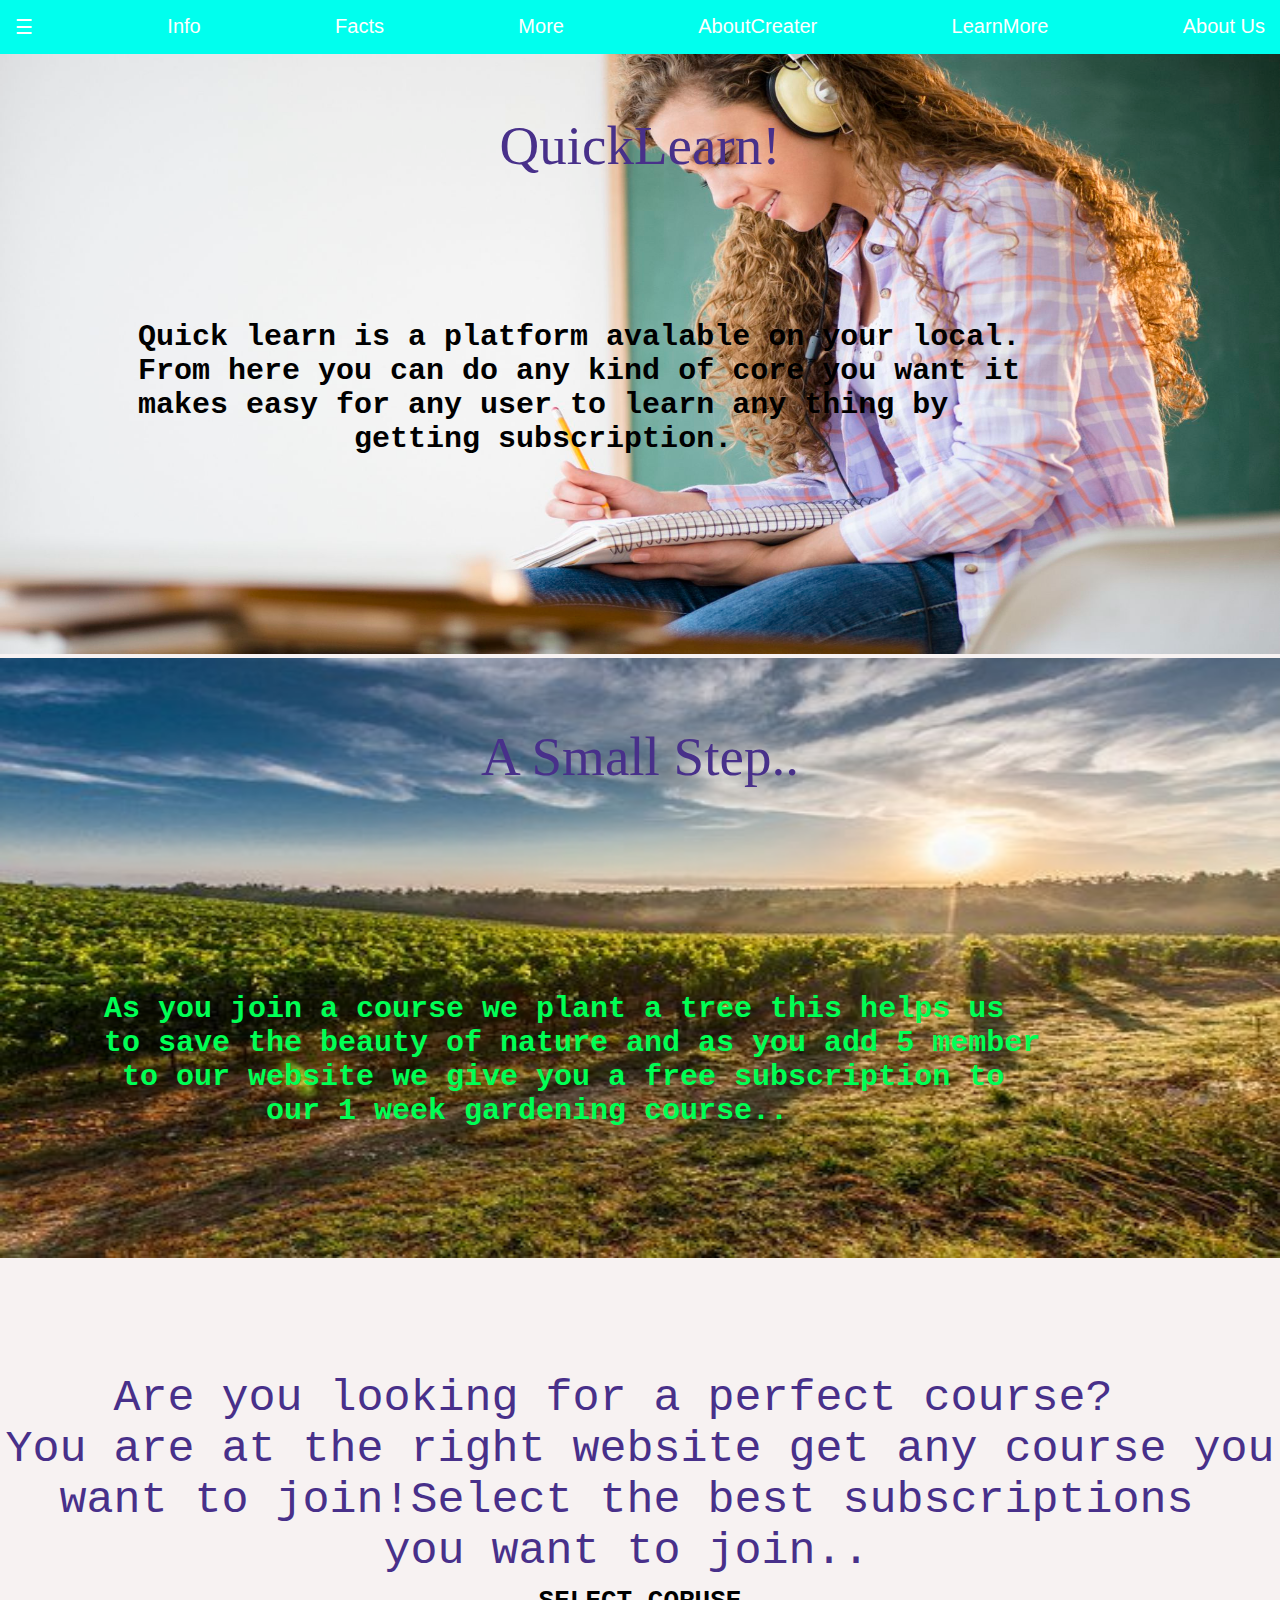
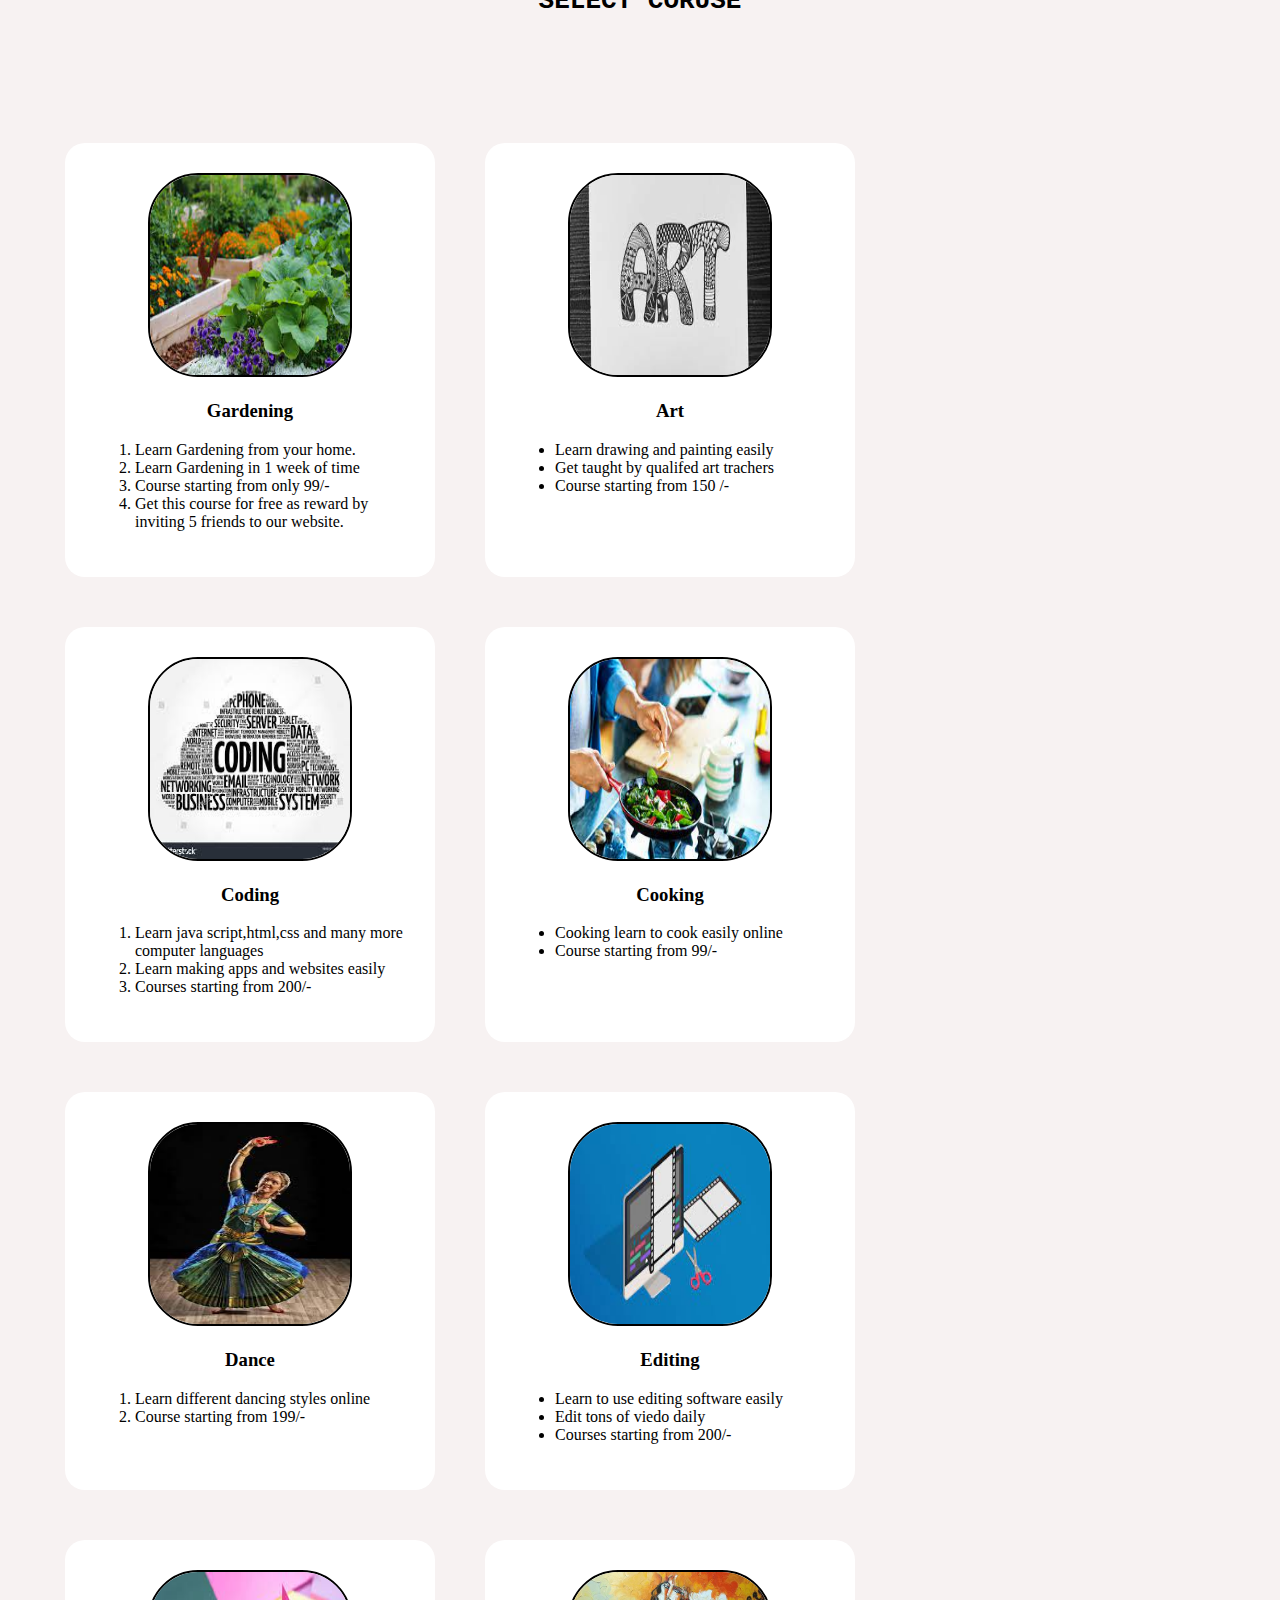
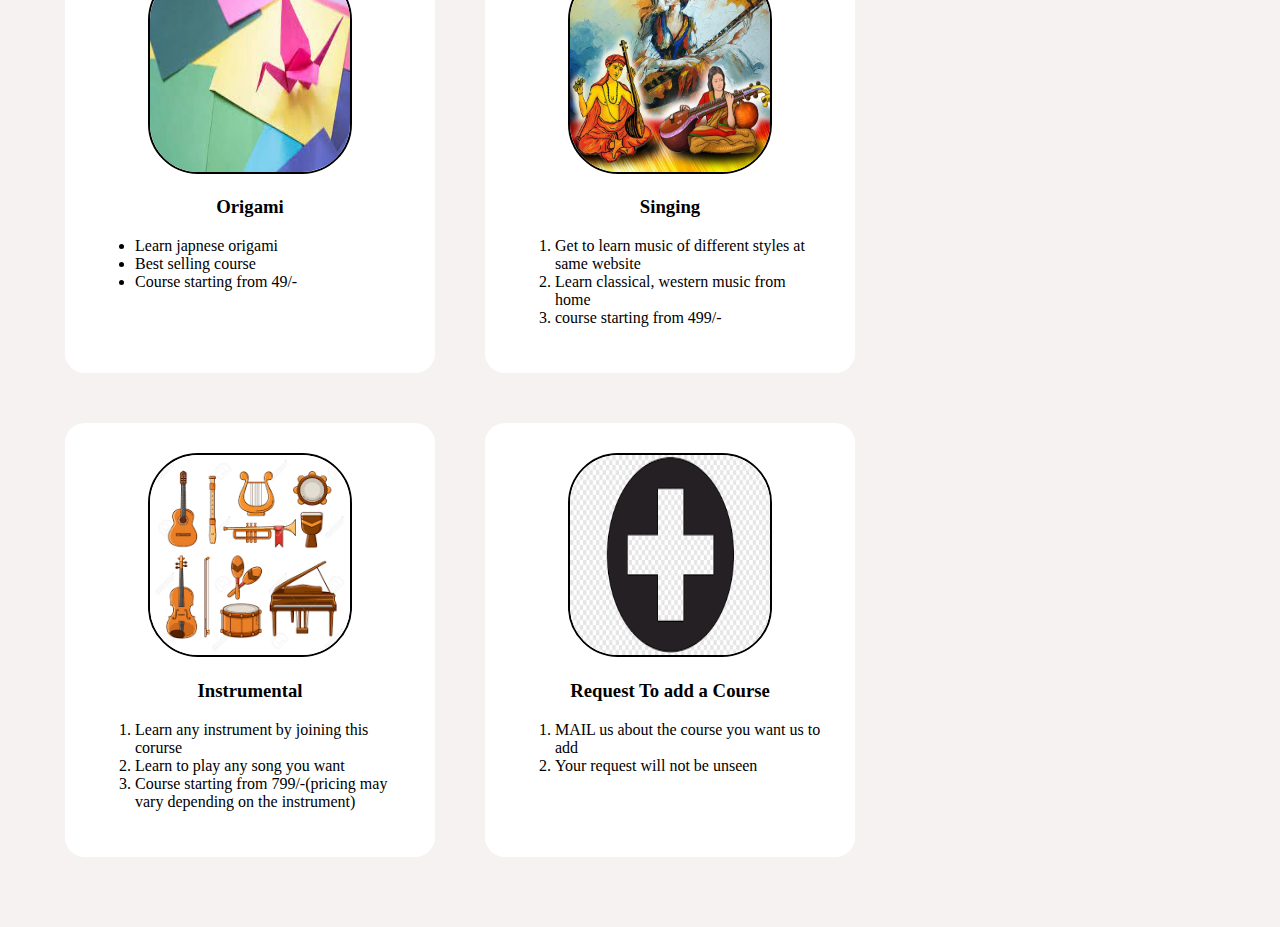
<file: index.html>
<!DOCTYPE html>
<!DOCTYPE html>
<html lang="en">
<head>
    <title>QuickLearn!</title>
    <link rel="stylesheet" type="text/css" href="styles.css">
</head>
<body>
<div class="header">
    <div class="menu">
        <div ><a href ="#">☰</a></div>
    <div><a href = "info.html">Info</a></div>
    <div><a href = "fact.html">Facts</a></div> 
    <div><a href = "more.html">More</a></div>
    <div><a href = "aboutcreater.html">AboutCreater</a></div> 
    <div><a href = "learnmore.html">LearnMore</a></div> 
        <div ><a href ="about.html">About Us</a></div>
       
    </div>
</div>
<div class ="bodyimg">
    <img src="mainop.jpeg" height="600px" width="100%">
    <p>
    QuickLearn!
    </p>
    <h3><br> <pre>





             Quick learn is a platform avalable on your local.
             From here you can do any kind of core you want it
             makes easy for any user to learn any thing by 
                         getting subscription.

</pre>

</h3>
</div>
<div class ="plant">
<img src="vineyard-428041__340.jpeg" height="600px" width="100%">
<p>
A Small Step..
</p>
<h3><br> <pre>
As you join a course we plant a tree this helps us 
to save the beauty of nature and as you add 5 member
 to our website we give you a free subscription to
         our 1 week gardening course..

</pre>
</div>






</h3>


</div>

<div class="contex1">
    <pre>   
     Are you looking for a perfect course?
 You are at the right website get any course you 
   want to join!Select the best subscriptions
               you want to join.. 
    
    </course></coruse> </pre>
    </div>

<div class ="course">
<b><center><pre><h1>
SELECT CORUSE

</h1>
</pre><center></b>
</div>
<div class ="grid">
    <div class ="origami">
        
        <center>
        <a href ="http://origami.me/camel/"><img src="download-1.jpg" width="200px" height="200px"></a>
        <h3> Gardening </h3>
        </center>
        <p>
            <ol>
                <li>Learn Gardening from your home.</li>
                <li>Learn Gardening in 1 week of time</li>
                <li>Course starting from only 99/-</li>
                <li>Get this course for free as reward by inviting 5 friends to our website. </li>
            </ol>
        </p>
        </div>
    <div class="origami">
        <center>
        <a href="http://origami.me/chameleon/"><img src="download-2.jpg" width="200px" height="200px"></a>
        <h3> Art </h3>
        </center>
        <p> 
            <ul>
                <li>Learn drawing and painting easily</li>
                <li>Get taught by qualifed art trachers</li>
                <li>Course starting from 150 /-
                </li>
            </ul>
        </p>
        </div>
    <div class="origami">
        <center>
        <a href="http://origami.me/pigeon/"><img src="download-3.jpg" width="200px" height="200px"></a>
        <h3> Coding </h3>
        </center>
        <p>
        <ol>
            <li>Learn java script,html,css and many more computer languages </li>
            <li>Learn making apps and websites easily</li>
            <li>Courses starting from 200/-</li>
        </ol>
        </p>
        </div>
    <div class="origami">
        <center>
        <a href="http://origami.me/teddy-bear/"><img src="download-4.jpg" width="200px" height="200px"></a>
        <h3> Cooking </h3>
        </center>
        <p>
        <ul>
            <li>Cooking learn to cook easily online </li>
            <li>Course starting from 99/-</li>
            
        </ul>
        </p>
        </div>

    
    <div class="origami">
        <center>
            <a href="http://origami.me/panda/"><img src="download-5.jpg" width="200px" height="200px"></a>
            <h3> Dance </h3>
        </center>
        <p>
        <ol>
            <li>Learn different dancing styles online </li> 
            <li>Course starting from 199/-</li>
        </ol>
        </p>
    </div>
    <div class="origami">
        <center>
            <a href ="http://origami.me/traditional-frog/"><img src="download-6.jpg" width="200px" height="200px"></a>
            <h3> Editing </h3>
        </center>
        <p>
        <ul>
            <li>Learn to use editing software easily</li>
            <li>Edit tons of viedo daily</li>
            <li>Courses starting from 200/-</li>
    
        </ul>
        </p>
    </div>
    <div class="origami">
        <center>
            <a href="Oregami.html"><img src="download.jpg" width="200px" height="200px"></a>
            <h3> Origami </h3>
        </center>
        <p>
        <ul>
            <li>Learn japnese origami </li>
            <li>Best selling course</li>
            <li>Course starting from 49/-</li>
        </ul>
        </p>
    </div>
    <div class="origami">
        <center>
           <a href="http://origami.me/puppy/"><img src="Hindustani-Classical-vocal.jpg" width="200px" height="200px"></a>
            <h3>Singing</h3>
        </center>
        <p>
        <ol>
            <li>Get to learn music of different styles at same website</li>
            <li>Learn classical, western music from home</li>
            <li>course starting from 499/-</li>
        </ol>
        </p>
    </div>
    <div class ="origami">
        <center>
        <a href ="http://origami.me/camel/"><img src="download.png" width="200px" height="200px"></a>
        <h3>Instrumental </h3>
        </center>
        <p>
            <ol>
                <li>Learn any instrument by joining this corurse</li>
                <li>Learn to play any song you want</li>
                <li>Course starting from 799/-(pricing may vary depending on the instrument)</li>
            </ol>
        </p>
        </div>
        <div class ="origami">
            <center>
            <a href ="http://origami.me/camel/"><img src="download copy.png" width="200px" height="200px"></a>
            <h3>Request To add a Course </h3>
            </center>
            <p>
                <ol>
                    <li>MAIL us about the course you want us to add </li>
                    <li>Your request will not be unseen</li>
                    
                </ol>
            </p>
            </div>

</div>
</body>
</html>
</file>
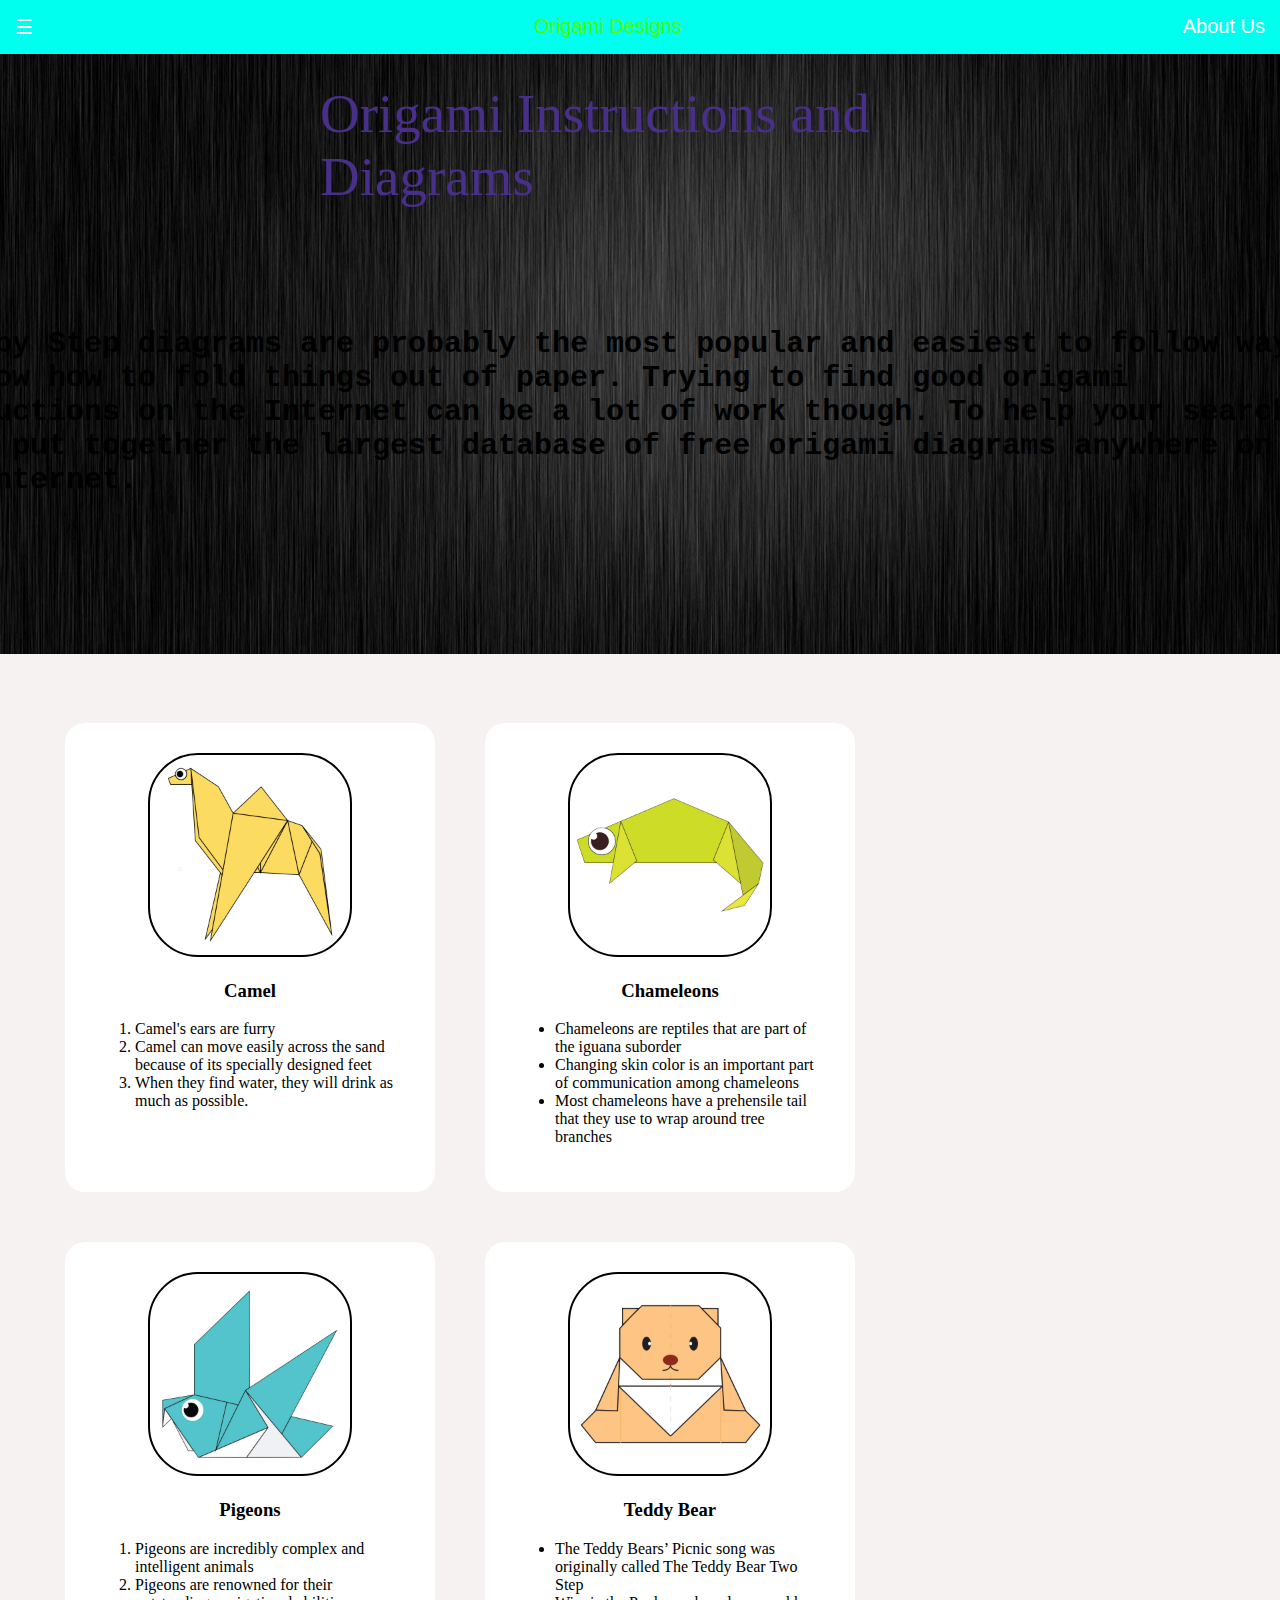
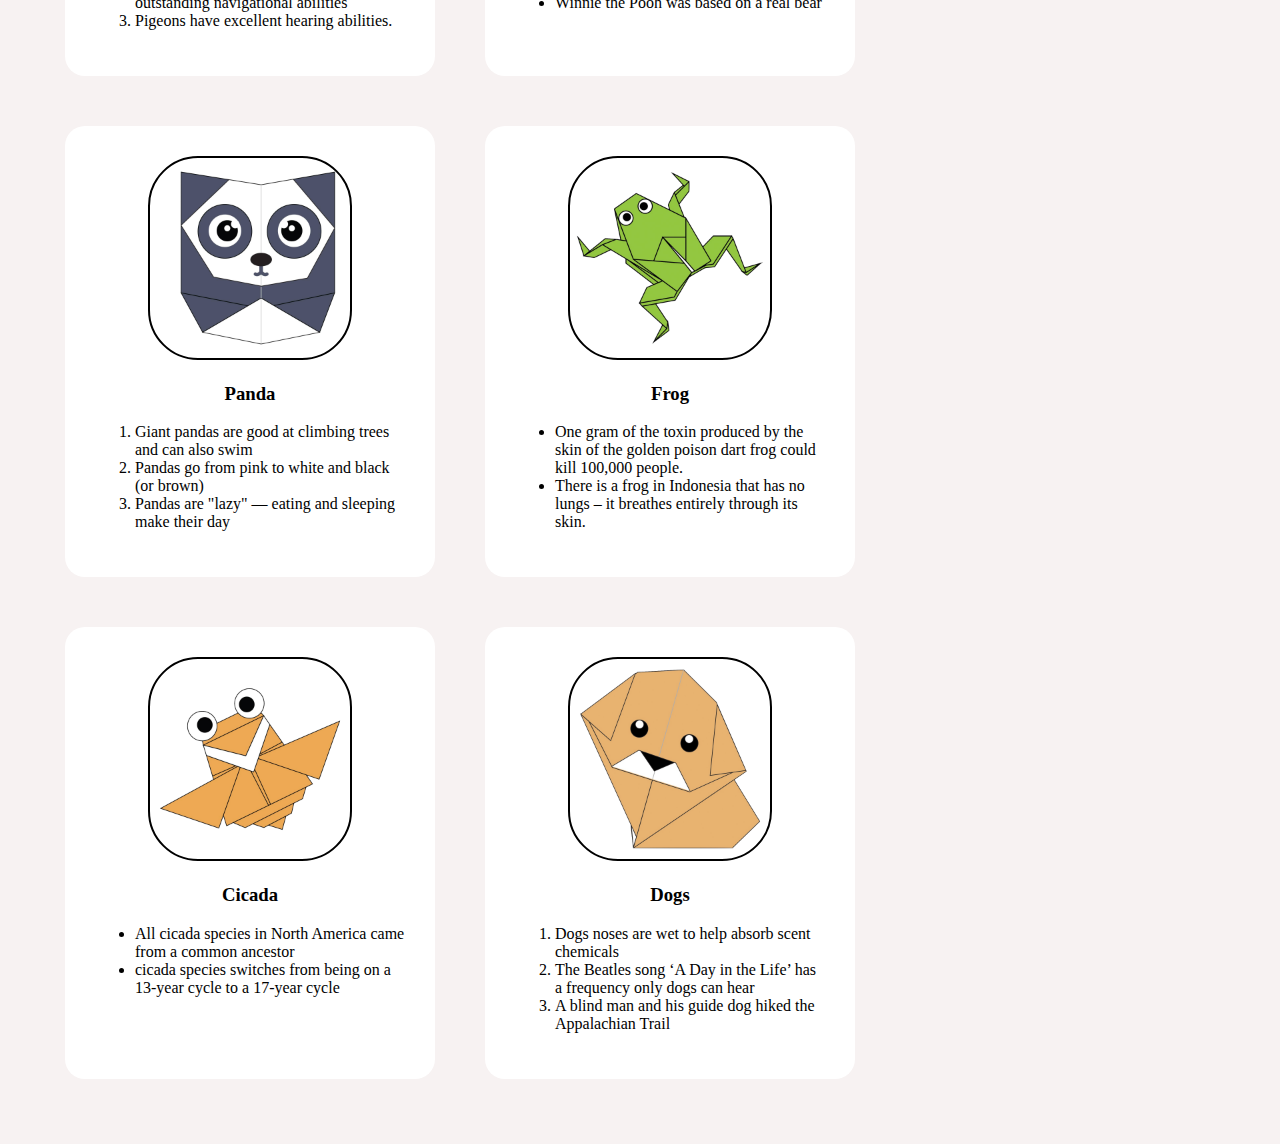
<file: Oregami.html>
<!DOCTYPE html>
<!DOCTYPE html>
<html lang="en">
<head>
    <title>Origami Designs</title>
    <link rel="stylesheet" type="text/css" href="styles.css">
</head>
<body>
<div class="header">
    <div class="menu">
        <div ><a href ="#">☰</a></div>
        <div >Origami Designs</div>
        <div ><a href ="about.html">About Us</a></div>
    </div>
</div>
<div class ="bodyimg">
    <img src="main2.jpg" height="600px" width="100%">
    <p>
      Origami Instructions and Diagrams  
    </p>
    <h3><br> <pre>








Step by Step diagrams are probably the most popular and easiest to follow way
to show how to fold things out of paper. Trying to find good origami 
instructions on the Internet can be a lot of work though. To help your search 
we’ve put together the largest database of free origami diagrams anywhere on 
the Internet.

</pre>
</h3>
</div>
<div class ="grid">
    <div class ="origami">
        <center>
        <a href ="http://origami.me/camel/"><img src="camel.png" width="200px" height="200px"></a>
        <h3> Camel </h3>
        </center>
        <p>
            <ol>
                <li>Camel's ears are furry</li>
                <li>Camel can move easily across the sand because of its specially designed feet</li>
                <li>When they find water, they will drink as much as possible.</li>
            </ol>
        </p>
        </div>
    <div class="origami">
        <center>
        <a href="http://origami.me/chameleon/"><img src="chameleon.png" width="200px" height="200px"></a>
        <h3> Chameleons </h3>
        </center>
        <p> 
            <ul>
                <li>Chameleons are reptiles that are part of the iguana suborder</li>
                <li>Changing skin color is an important part of communication among chameleons</li>
                <li>Most chameleons have a prehensile tail that they use to wrap around tree branches</li>
            </ul>
        </p>
        </div>
    <div class="origami">
        <center>
        <a href="http://origami.me/pigeon/"><img src="pigeon.png" width="200px" height="200px"></a>
        <h3> Pigeons </h3>
        </center>
        <p>
        <ol>
            <li>Pigeons are incredibly complex and intelligent animals</li>
            <li>Pigeons are renowned for their outstanding navigational abilities</li>
            <li>Pigeons have excellent hearing abilities.</li>
        </ol>
        </p>
        </div>
    <div class="origami">
        <center>
        <a href="http://origami.me/teddy-bear/"><img src="teddy.png" width="200px" height="200px"></a>
        <h3> Teddy Bear </h3>
        </center>
        <p>
        <ul>
            <li>The Teddy Bears’ Picnic song was originally called The Teddy Bear Two Step</li>
            <li>Winnie the Pooh was based on a real bear</li>
            
        </ul>
        </p>
        </div>

    
    <div class="origami">
        <center>
            <a href="http://origami.me/panda/"><img src="panda.png" width="200px" height="200px"></a>
            <h3> Panda </h3>
        </center>
        <p>
        <ol>
            <li>Giant pandas are good at climbing trees and can also swim</li>
            <li>Pandas go from pink to white and black (or brown)</li>
            <li>Pandas are "lazy" — eating and sleeping make their day</li>
        </ol>
        </p>
    </div>
    <div class="origami">
        <center>
            <a href ="http://origami.me/traditional-frog/"><img src="frog.png" width="200px" height="200px"></a>
            <h3> Frog </h3>
        </center>
        <p>
        <ul>
            <li>One gram of the toxin produced by the skin of the golden poison dart frog could kill 100,000 people.</li>
            <li>There is a frog in Indonesia that has no lungs – it breathes entirely through its skin.</li>
    
        </ul>
        </p>
    </div>
    <div class="origami">
        <center>
            <a href="http://origami.me/flying-cicada/"><img src="cicada.png" width="200px" height="200px"></a>
            <h3> Cicada </h3>
        </center>
        <p>
        <ul>
            <li>All cicada species in North America came from a common ancestor</li>
            <li>cicada species switches from being on a 13-year cycle to a 17-year cycle</li>
        </ul>
        </p>
    </div>
    <div class="origami">
        <center>
           <a href="http://origami.me/puppy/"><img src="dog.png" width="200px" height="200px"></a>
            <h3> Dogs </h3>
        </center>
        <p>
        <ol>
            <li>Dogs noses are wet to help absorb scent chemicals</li>
            <li>The Beatles song ‘A Day in the Life’ has a frequency only dogs can hear</li>
            <li>A blind man and his guide dog hiked the Appalachian Trail</li>
        </ol>
        </p>
    </div>
    

</div>
</body>
</html>
</file>
<file: styles.css>
.menu{
    display: flex;
    justify-content: space-between;
    background-color: rgb(0, 255, 238);
    padding: 15px;
    font-size: 20px;
    font-family: sans-serif;
    font-weight: 400;
    color: rgb(77, 255, 0);

}
body{
    margin: 0px;
    background-color:#f7f2f2;
    
}
a{
    text-decoration :none
}
a:link{
    color:#ffffff;
}

/*a:old*/
/*a:clicked*/
/*a:seen{*/
a:visited{
    color: #ffffff;
}

.bodyimg{
    position: center;
    color: #000000;
}
.bodyimg p{
    color:#48308a;
    font-size: 55px;
    font-family: fantasy;
    
    position: absolute;
    top:10%;
    left:50%;
    transform: translate(-50%,-50%);
}
.bodyimg h3{
    color:#000000;
    font-family: fantasy;
    font-size: 30px;
    width: 1600px;
    position: absolute;
    top:40%;
    left:80%;
    transform: translate(-70%, -70%);
}
.grid{
    display: flex;
    flex-wrap: wrap;
    margin: 40px;
    font-family: sans-serif;
    
}
.grid img{
    border: 2px solid black;
    border-radius: 50px;
}
.origami {
    
    border-radius: 20px;
    background-color: #ffffff;
    padding: 30px;
    margin: 25px;
    width:310px;
    font-family: fantasy;
    
    
}

/* .origami:hover{ */
/*.origami : mouseover{*/
/*.origami:link{*/
.origami:hover{

    transform: scale(1.2);
}
.contex1{
    color:#48308a;
    font-size: 45px;
    font-family: fantasy;
    
    position: absolute;
    top: 1500px;;
    left:50%;
    transform: translate(-50%,-50%);

}
.plant{
position: relative;
}
.plant h3{
    color:#00ff55;
    font-family: fantasy;
    font-size: 30px;
    width: 1600px;
    position:relative;
    bottom: 200px;
    margin-left: 200px;
    top:40%;
    left:80%;
    transform: translate(-70%, -70%);
    
}
.plant p{
    color:#48308a;
    font-size: 55px;
    font-family: fantasy;
    
    position: absolute;
    top:5%;
    left:50%;
    transform: translate(-50%,-50%);
}
</file>
